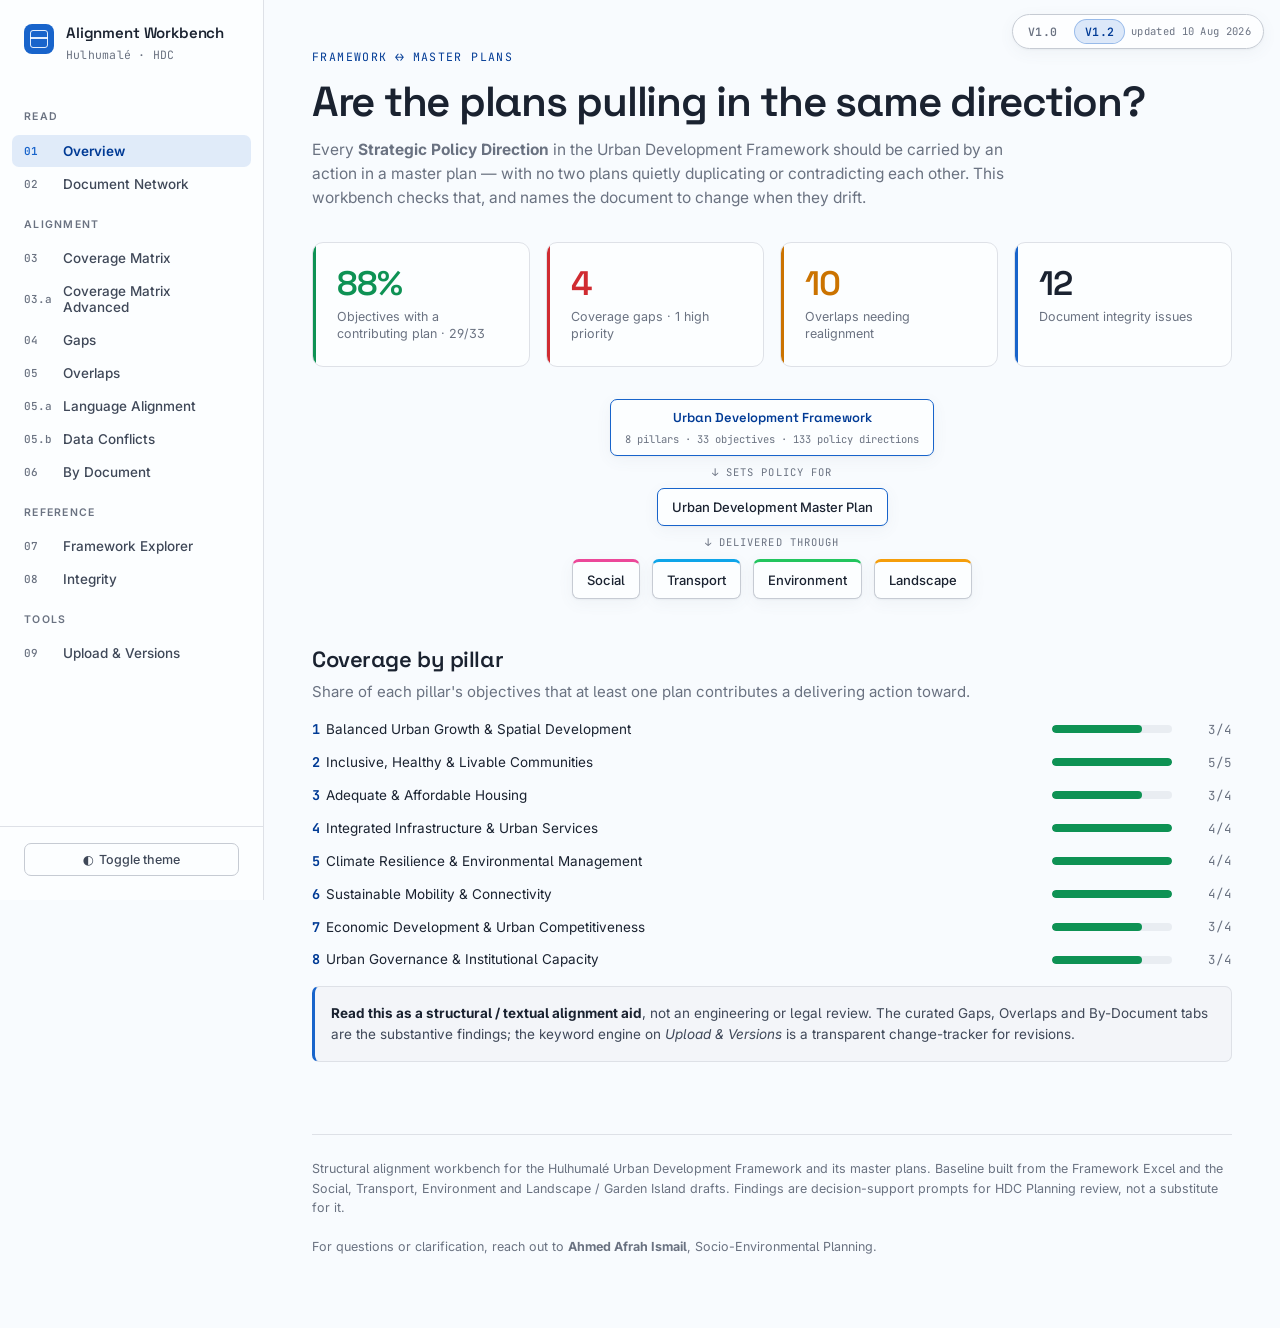
<file: index.html>
<!DOCTYPE html>
<html lang="en">
<head>
<meta charset="utf-8">
<meta name="viewport" content="width=device-width, initial-scale=1">
<title>Hulhumalé Master Plan Alignment</title>
<meta name="description" content="Alignment workbench for the Hulhumalé Urban Development Framework and its master plans — a document mind map, coverage gaps, cross-plan overlaps, per-document fixes, and upload-driven re-analysis.">
<link rel="canonical" href="https://iharfa.github.io/master-plans/">

<!-- Open Graph -->
<meta property="og:type" content="website">
<meta property="og:site_name" content="Hulhumalé Master Plan Alignment">
<meta property="og:title" content="Hulhumalé Master Plan Alignment">
<meta property="og:description" content="Where the Hulhumalé plans overlap, conflict, and leave gaps against the Urban Development Framework — an interactive alignment mind map across 8 pillars, 33 objectives and 133 policy directions.">
<meta property="og:url" content="https://iharfa.github.io/master-plans/">
<meta property="og:image" content="https://iharfa.github.io/master-plans/og.png">
<meta property="og:image:width" content="1200">
<meta property="og:image:height" content="630">
<meta property="og:image:alt" content="Master Plan Alignment — Hulhumalé · HDC. 8 pillars, 33 objectives, 133 directions; versioned gap &amp; overlap analysis (V1.0 / V1.2).">

<!-- Twitter -->
<meta name="twitter:card" content="summary_large_image">
<meta name="twitter:title" content="Hulhumalé Master Plan Alignment">
<meta name="twitter:description" content="An interactive mind map of where the Hulhumalé master plans overlap, conflict, and leave gaps against the Urban Development Framework.">
<meta name="twitter:image" content="https://iharfa.github.io/master-plans/og.png">

<link rel="icon" href="data:image/svg+xml,<svg xmlns='http://www.w3.org/2000/svg' viewBox='0 0 100 100'><rect width='100' height='100' rx='22' fill='%23274ede'/><rect x='28' y='28' width='44' height='44' rx='6' fill='none' stroke='white' stroke-width='6'/><line x1='28' y1='50' x2='72' y2='50' stroke='white' stroke-width='6'/></svg>">
<link rel="stylesheet" href="styles.css">
</head>
<body>
<div class="verswitch" id="verswitch" aria-label="Analysis version"></div>
<div class="app">
  <aside class="rail">
    <div class="brand">
      <div class="mark"></div>
      <div><b>Alignment Workbench</b><span>Hulhumalé · HDC</span></div>
    </div>
    <nav id="nav">
      <div class="grp">Read</div>
      <button class="active" data-v="overview"><span class="n">01</span> Overview</button>
      <button data-v="network"><span class="n">02</span> Document Network</button>
      <div class="grp">Alignment</div>
      <button data-v="matrix"><span class="n">03</span> Coverage Matrix</button>
      <button data-v="matrixadv"><span class="n">03.a</span> Coverage Matrix Advanced</button>
      <button data-v="gaps"><span class="n">04</span> Gaps</button>
      <button data-v="overlaps"><span class="n">05</span> Overlaps</button>
      <button data-v="lang"><span class="n">05.a</span> Language Alignment</button>
      <button data-v="datac"><span class="n">05.b</span> Data Conflicts</button>
      <button data-v="bydoc"><span class="n">06</span> By Document</button>
      <div class="grp">Reference</div>
      <button data-v="explorer"><span class="n">07</span> Framework Explorer</button>
      <button data-v="integrity"><span class="n">08</span> Integrity</button>
      <div class="grp">Tools</div>
      <button data-v="upload"><span class="n">09</span> Upload &amp; Versions</button>
    </nav>
    <div class="railfoot">
      <button class="themebtn" id="themebtn">◐&nbsp; Toggle theme</button>
    </div>
  </aside>

  <main class="main">
    <!-- 01 OVERVIEW -->
    <section class="view active" id="view-overview">
      <div class="pagehead">
        <div class="kicker">Framework ↔ Master Plans</div>
        <h1>Are the plans pulling in the same direction?</h1>
        <p class="sub">Every <b>Strategic Policy Direction</b> in the Urban Development Framework should be carried by an action in a master plan — with no two plans quietly duplicating or contradicting each other. This workbench checks that, and names the document to change when they drift.</p>
      </div>
      <div class="kpis" id="kpis"></div>
      <div class="hiermap" id="hiermap"></div>
      <div class="vhead"><h2>Coverage by pillar</h2><p>Share of each pillar's objectives that at least one plan contributes a delivering action toward.</p></div>
      <div class="bars" id="bars"></div>
      <div class="note"><b>Read this as a structural / textual alignment aid</b>, not an engineering or legal review. The curated Gaps, Overlaps and By-Document tabs are the substantive findings; the keyword engine on <em>Upload &amp; Versions</em> is a transparent change-tracker for revisions.</div>
    </section>

    <!-- 02 MIND MAP -->
    <section class="view" id="view-network">
      <div class="pagehead">
        <div class="kicker">Document Mind Map</div>
        <h1>How the documents link</h1>
        <p class="sub">A collapsible map of the six plans and every place they touch each other: the shared foundation, a domain-by-domain overlap map (grouped by cluster and severity), and cross-cutting recommendations. Click a node to expand it and read the verbatim plan text plus the alignment insight. Start with the red nodes — those are direct duplications or conflicting targets.</p>
      </div>
      <div id="net-stage">
        <div class="mm-toolbar">
          <div class="mm-legend" id="mm-legend">
            <span class="mm-lg" data-status="green"><span class="d" style="background:var(--ok)"></span>Aligned</span>
            <span class="mm-lg" data-status="amber"><span class="d" style="background:var(--med)"></span>Overlap</span>
            <span class="mm-lg" data-status="red"><span class="d" style="background:var(--hi)"></span>Duplication / conflict</span>
            <span class="mm-lg" data-status="blue"><span class="d" style="background:var(--accent)"></span>Recommendation</span>
          </div>
          <div class="mm-spacer"></div>
          <button class="btn ghost sm" id="mm-fit">⊕ Fit</button>
          <button class="btn ghost sm" id="mm-fs">⛶ Full screen</button>
          <button class="btn sm" id="mm-fsclose" hidden>✕ Close full screen</button>
        </div>
        <div class="mm-plankey" id="mm-plankey"></div>
        <div class="mm-wrap">
          <div class="mm-treewrap">
            <svg id="treesvg"></svg>
            <div class="mm-hint">Drag to pan · scroll to zoom · click a node to expand &amp; inspect</div>
          </div>
          <aside class="mm-panel" id="mmpanel"><div id="mmbody"></div></aside>
        </div>
      </div>
    </section>

    <!-- 03 MATRIX -->
    <section class="view" id="view-matrix">
      <div class="pagehead"><div class="kicker">Coverage Matrix</div><h1>Pillars × plans</h1>
        <p class="sub">Which plan owns or contributes to each framework pillar. A pillar with only secondary contributions and no primary owner is a candidate for a gap.</p></div>
      <div id="matrix"></div>
    </section>

    <!-- 03.a MATRIX ADVANCED -->
    <section class="view" id="view-matrixadv">
      <div class="pagehead"><div class="kicker">Coverage Matrix · Advanced</div><h1>Objectives × plans — down to the action level</h1>
        <p class="sub">The coverage matrix broken down to the framework's 33 strategic objectives. Click an objective row to list every action delivering it, colour-coded by source document and carrying that document's own action numbering. Objectives with no delivering action are flagged <span class="gapflag">GAP</span>.</p></div>
      <div id="matrixadv"></div>
    </section>

    <!-- 04 GAPS -->
    <section class="view" id="view-gaps">
      <div class="pagehead"><div class="kicker">Coverage Gaps</div><h1>Policy directions with no delivering action</h1>
        <p class="sub">Each flag gives the recommended fix and whether it should be resolved at the master-plan level.</p></div>
      <div class="cards" id="gaps-cards"></div>
      <div id="gaps-extra"></div>
    </section>

    <!-- 05 OVERLAPS -->
    <section class="view" id="view-overlaps">
      <div class="pagehead"><div class="kicker">Overlaps &amp; Realignment</div><h1>Where plans collide</h1>
        <p class="sub">Two or more plans addressing the same topic. Each card names which documents to change and how to divide ownership.</p></div>
      <div class="cards" id="overlaps-cards"></div>
    </section>

    <!-- 05.a LANGUAGE ALIGNMENT -->
    <section class="view" id="view-lang">
      <div class="pagehead"><div class="kicker">Overlaps · Language</div><h1>Do the plans speak the same language?</h1>
        <p class="sub">Term-by-term comparison across the five documents: what each plan calls the same concept. Green = aligned vocabulary, amber = drift (one concept, several names), red = conflict (same words meaning different things, or contradictory naming). Click a row for the verbatim terms, where they appear, and the recommended standard wording.</p></div>
      <div id="langmatrix"></div>
    </section>

    <!-- 05.b DATA CONFLICTS -->
    <section class="view" id="view-datac">
      <div class="pagehead"><div class="kicker">Overlaps · Cited Data</div><h1>Do the plans cite the same numbers?</h1>
        <p class="sub">Cross-check of the figures the five documents cite — populations, areas, elevations, targets, dates and counts. Green = consistent across documents, amber = needs clarification (single-sourced, ambiguous or superseded), red = mismatch (documents cite different values for the same fact). Click a row for the exact figures, where each appears, and the recommended resolution.</p></div>
      <div id="datacmatrix"></div>
    </section>

    <!-- 06 BY DOCUMENT -->
    <section class="view" id="view-bydoc">
      <div class="pagehead"><div class="kicker">By Document</div><h1>What each document is missing — and what to add where</h1>
        <p class="sub">A per-document worklist: gaps and errors specific to it, concrete additions with the section to edit, and the realignments it shares with its siblings.</p></div>
      <div class="docgrid" id="docgrid"></div>
    </section>

    <!-- 07 EXPLORER -->
    <section class="view" id="view-explorer">
      <div class="pagehead"><div class="kicker">Framework Explorer</div><h1>The framework, pillar by pillar</h1>
        <p class="sub">Every objective with its contributing plans and policy directions. Click a pillar to expand. Objectives with no contributing plan are flagged <span class="gapflag">GAP</span>.</p></div>
      <div id="explorer"></div>
    </section>

    <!-- 08 INTEGRITY -->
    <section class="view" id="view-integrity">
      <div class="pagehead"><div class="kicker">Document Integrity</div><h1>Internal errors to fix</h1>
        <p class="sub">Numbering, typos and missing cross-links found while parsing the sources — quick corrections, independent of the alignment findings.</p></div>
      <div class="cards" id="integrity-cards"></div>
    </section>

    <!-- 09 UPLOAD -->
    <section class="view" id="view-upload">
      <div class="pagehead"><div class="kicker">Tools</div><h1>Upload revised plans &amp; track versions</h1>
        <p class="sub">Drop in updated <code>.md</code> plans. The engine re-checks each gap, diffs against the previous run, and version-tracks the result — all in your browser.</p></div>
      <div class="note"><b>How to read the engine.</b> It scans each plan for the distinctive <em>signal phrases</em> of the 8 tracked gaps. A match means the gap topic now <b>appears in the text</b> — a prompt to confirm it's a real delivering action, not just narrative. The authoritative, action-level judgement stays the curated figures on the other tabs; the engine shows what <b>changed between revisions</b>.</div>
      <div class="upgrid">
        <div>
          <div class="drop" id="drop">
            <div class="big">Drop revised .md plans here</div>
            <p>or click to choose files · filenames are matched to plans automatically</p>
          </div>
          <input type="file" id="fileinput" accept=".md,.markdown,.txt" multiple hidden>
          <div class="filelist" id="filelist"></div>
          <div class="actions">
            <button class="btn" id="run">Run alignment analysis</button>
            <button class="btn ghost" id="export">Export report (JSON)</button>
            <button class="btn ghost" id="clearv">Clear versions</button>
          </div>
          <div id="run-result"></div>
        </div>
        <div>
          <div class="vhead" style="margin-top:0"><h2 style="font-size:16px">Version history</h2></div>
          <div id="versions"></div>
        </div>
      </div>
    </section>

    <footer class="foot">
      Structural alignment workbench for the Hulhumalé Urban Development Framework and its master plans.
      Baseline built from the Framework Excel and the Social, Transport, Environment and Landscape / Garden Island drafts.
      Findings are decision-support prompts for HDC Planning review, not a substitute for it.
      <br><br>
      For questions or clarification, reach out to <b>Ahmed Afrah Ismail</b>, Socio-Environmental Planning.
    </footer>
  </main>
</div>

<script src="d3.min.js"></script>
<script src="data.js"></script>
<script src="engine.js"></script>
<script src="app.js"></script>
</body>
</html>
</file>
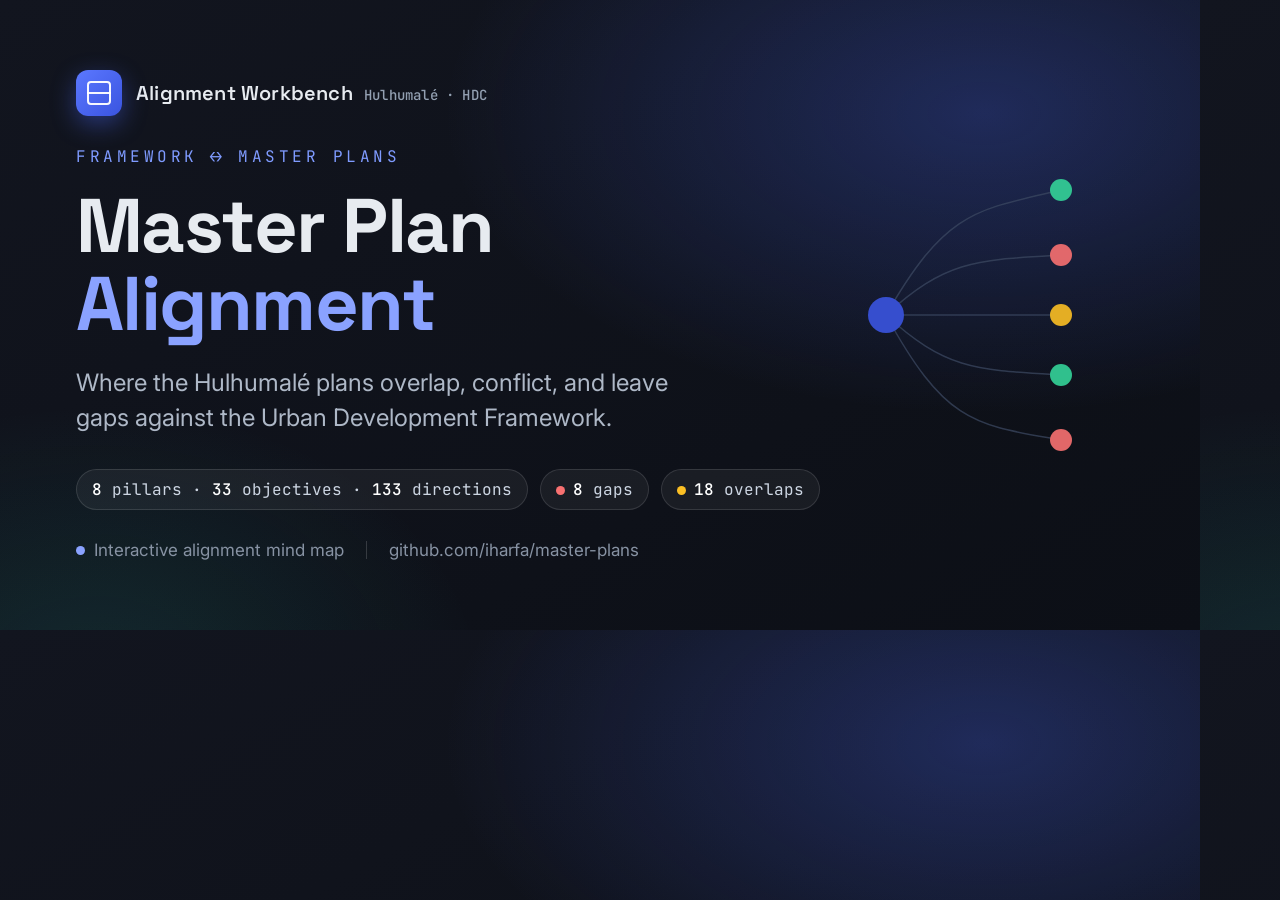
<file: og-card.html>
<!DOCTYPE html>
<!-- Source for og.png — render with:
     chrome --headless=new --screenshot=og.png --window-size=1200,630 --virtual-time-budget=5000 og-card.html -->
<html lang="en">
<head>
<meta charset="utf-8">
<link rel="preconnect" href="https://fonts.googleapis.com">
<link rel="preconnect" href="https://fonts.gstatic.com" crossorigin>
<link href="https://fonts.googleapis.com/css2?family=Space+Grotesk:wght@500;600;700&family=Inter:wght@400;500;600&family=JetBrains+Mono:wght@500&display=swap" rel="stylesheet">
<style>
  *{margin:0;padding:0;box-sizing:border-box}
  html,body{width:1200px;height:630px;overflow:hidden}
  body{
    font-family:'Inter',sans-serif;
    background:
      radial-gradient(900px 500px at 82% 18%, rgba(75,107,255,.28), transparent 60%),
      radial-gradient(700px 500px at 8% 108%, rgba(45,212,191,.12), transparent 55%),
      linear-gradient(150deg,#12151f 0%,#0c0f16 100%);
    color:#e7ebf0; position:relative;
    padding:70px 76px; display:flex; flex-direction:column; justify-content:space-between;
  }
  .top{display:flex;align-items:center;gap:14px}
  .mark{width:46px;height:46px;border-radius:12px;background:linear-gradient(135deg,#5b78ff,#3a54e0);position:relative;flex:none;box-shadow:0 8px 24px rgba(75,107,255,.4)}
  .mark::before{content:"";position:absolute;inset:11px;border:2.2px solid #fff;border-radius:4px;opacity:.95}
  .mark::after{content:"";position:absolute;left:11px;top:22px;width:24px;height:2.2px;background:#fff;opacity:.95}
  .brand{font-family:'Space Grotesk';font-weight:600;font-size:20px;letter-spacing:.01em}
  .brand span{color:#93a0b2;font-family:'JetBrains Mono';font-size:14px;font-weight:500;margin-left:6px}
  .mid{margin:0}
  .eyebrow{font-family:'JetBrains Mono';font-size:16px;letter-spacing:.22em;text-transform:uppercase;color:#7f9bff;margin-bottom:20px}
  h1{font-family:'Space Grotesk';font-weight:700;font-size:76px;line-height:1.02;letter-spacing:-.02em;max-width:16ch}
  h1 b{color:#8aa2ff}
  p.sub{font-size:24px;line-height:1.42;color:#aeb8c7;margin-top:24px;max-width:40ch;font-weight:400}
  .chips{display:flex;gap:12px;margin-top:34px;flex-wrap:wrap}
  .chip{font-family:'JetBrains Mono';font-size:16px;color:#cdd6e3;background:rgba(255,255,255,.05);border:1px solid rgba(255,255,255,.12);padding:9px 15px;border-radius:999px}
  .chip b{color:#fff;font-weight:500}
  .dot{display:inline-block;width:9px;height:9px;border-radius:50%;margin-right:8px;vertical-align:middle}
  .bottom{display:flex;align-items:center;gap:22px;color:#8792a3;font-size:17px}
  .bottom .kv{display:flex;align-items:center;gap:9px}
  .sep{width:1px;height:18px;background:rgba(255,255,255,.16)}
  /* right motif: framework pillars feeding plans */
  .motif{position:absolute;right:74px;top:150px;width:300px;height:330px;opacity:.9}
</style>
</head>
<body>
  <div class="top">
    <div class="mark"></div>
    <div class="brand">Alignment Workbench <span>Hulhumalé · HDC</span></div>
  </div>

  <svg class="motif" viewBox="0 0 300 330" fill="none">
    <g stroke="#3d4a63" stroke-width="1.5" opacity=".8">
      <path d="M60 165 C120 60, 150 60, 235 40"/>
      <path d="M60 165 C120 110, 150 110, 235 105"/>
      <path d="M60 165 C120 165, 150 165, 235 165"/>
      <path d="M60 165 C120 220, 150 220, 235 225"/>
      <path d="M60 165 C120 275, 150 275, 235 290"/>
    </g>
    <circle cx="60" cy="165" r="18" fill="#3a54e0"/>
    <circle cx="235" cy="40" r="11" fill="#34d399"/>
    <circle cx="235" cy="105" r="11" fill="#f87171"/>
    <circle cx="235" cy="165" r="11" fill="#fbbf24"/>
    <circle cx="235" cy="225" r="11" fill="#34d399"/>
    <circle cx="235" cy="290" r="11" fill="#f87171"/>
  </svg>

  <div class="mid">
    <div class="eyebrow">Framework ↔ Master Plans</div>
    <h1>Master&nbsp;Plan <b>Alignment</b></h1>
    <p class="sub">Where the Hulhumalé plans overlap, conflict, and leave gaps against the Urban Development Framework.</p>
    <div class="chips">
      <span class="chip"><b>8</b> pillars · <b>33</b> objectives · <b>133</b> directions</span>
      <span class="chip"><span class="dot" style="background:#f87171"></span><b>8</b> gaps</span>
      <span class="chip"><span class="dot" style="background:#fbbf24"></span><b>18</b> overlaps</span>
    </div>
  </div>

  <div class="bottom">
    <div class="kv"><span class="dot" style="background:#8aa2ff;margin:0"></span> Interactive alignment mind map</div>
    <div class="sep"></div>
    <div class="kv">github.com/iharfa/master-plans</div>
  </div>
</body>
</html>
</file>
<file: styles.css>
/* Hallmark · macrostructure: Workbench · nav: N3 side-rail · footer: Ft minimal
 * genre: modern-minimal · theme: Cobalt · tone: technical/authoritative · anchor hue: cobalt
 * pre-emit critique: P5 H5 E4 S5 R4 V5
 */
@import url('https://fonts.googleapis.com/css2?family=Space+Grotesk:wght@400;500;600;700&family=Inter:wght@400;450;500;600&family=JetBrains+Mono:wght@400;500;600&display=swap');

:root{
  --font-display:'Space Grotesk',ui-sans-serif,system-ui,sans-serif;
  --font-body:'Inter',ui-sans-serif,system-ui,-apple-system,sans-serif;
  --font-mono:'JetBrains Mono',ui-monospace,'SF Mono',Menlo,Consolas,monospace;

  --paper:oklch(98.6% 0.005 255);
  --panel:oklch(99.6% 0.003 255);
  --panel-2:oklch(97% 0.006 258);
  --panel-3:oklch(94.5% 0.008 258);
  --ink:oklch(25% 0.03 262);
  --ink-2:oklch(40% 0.03 262);
  --muted:oklch(55% 0.025 262);
  --line:oklch(91% 0.008 258);
  --line-2:oklch(84% 0.012 258);
  --accent:oklch(52% 0.175 258);
  --accent-2:oklch(45% 0.19 260);
  --accent-ink:oklch(38% 0.16 260);
  --hi:oklch(56% 0.2 25);
  --med:oklch(64% 0.15 62);
  --low:oklch(54% 0.14 245);
  --ok:oklch(58% 0.14 155);
  --on-accent:oklch(99% 0.01 255);

  --s1:4px; --s2:8px; --s3:12px; --s4:16px; --s5:24px; --s6:32px; --s7:48px; --s8:72px;
  --r1:7px; --r2:11px; --r3:16px;
  --ease-out:cubic-bezier(.2,.7,.3,1);
  --ease-in-out:cubic-bezier(.6,0,.3,1);
  --d1:120ms; --d2:220ms;
  --rail:264px;
  --shadow:0 1px 2px oklch(50% 0.03 260/.06), 0 4px 16px oklch(50% 0.03 260/.06);
  --shadow-lg:0 8px 30px oklch(45% 0.05 260/.14);
}
:root[data-theme="dark"],
:root:not([data-theme="light"]){}
@media (prefers-color-scheme:dark){:root:not([data-theme="light"]){
  --paper:oklch(17.5% 0.018 262); --panel:oklch(21.5% 0.022 262); --panel-2:oklch(25% 0.024 262);
  --panel-3:oklch(29% 0.026 262); --ink:oklch(93% 0.012 262); --ink-2:oklch(80% 0.016 262);
  --muted:oklch(65% 0.02 262); --line:oklch(31% 0.02 262); --line-2:oklch(40% 0.022 262);
  --accent:oklch(74% 0.145 252); --accent-2:oklch(82% 0.12 252); --accent-ink:oklch(84% 0.11 252);
  --hi:oklch(70% 0.17 25); --med:oklch(80% 0.13 72); --low:oklch(74% 0.12 245); --ok:oklch(74% 0.14 155);
  --on-accent:oklch(18% 0.03 262);
  --shadow:0 1px 2px oklch(0% 0 0/.4); --shadow-lg:0 10px 34px oklch(0% 0 0/.5);
}}
:root[data-theme="dark"]{
  --paper:oklch(17.5% 0.018 262); --panel:oklch(21.5% 0.022 262); --panel-2:oklch(25% 0.024 262);
  --panel-3:oklch(29% 0.026 262); --ink:oklch(93% 0.012 262); --ink-2:oklch(80% 0.016 262);
  --muted:oklch(65% 0.02 262); --line:oklch(31% 0.02 262); --line-2:oklch(40% 0.022 262);
  --accent:oklch(74% 0.145 252); --accent-2:oklch(82% 0.12 252); --accent-ink:oklch(84% 0.11 252);
  --hi:oklch(70% 0.17 25); --med:oklch(80% 0.13 72); --low:oklch(74% 0.12 245); --ok:oklch(74% 0.14 155);
  --on-accent:oklch(18% 0.03 262);
  --shadow:0 1px 2px oklch(0% 0 0/.4); --shadow-lg:0 10px 34px oklch(0% 0 0/.5);
}

*{box-sizing:border-box}
html,body{overflow-x:clip}
html{-webkit-text-size-adjust:100%}
body{margin:0;background:var(--paper);color:var(--ink);font-family:var(--font-body);
  font-size:15px;line-height:1.55;-webkit-font-smoothing:antialiased;font-feature-settings:"cv05","ss01"}
h1,h2,h3,h4{font-family:var(--font-display);font-weight:600;line-height:1.14;margin:0;letter-spacing:-.02em;font-style:normal;overflow-wrap:anywhere;min-width:0}
a{color:var(--accent);text-decoration:none}
code,.mono{font-family:var(--font-mono)}
button{font-family:inherit}

/* ---------- app shell: rail + main (Workbench) ---------- */
.app{display:grid;grid-template-columns:var(--rail) minmax(0,1fr);min-height:100vh}

/* left rail */
.rail{position:sticky;top:0;height:100vh;border-right:1px solid var(--line);background:var(--panel);
  display:flex;flex-direction:column;padding:var(--s5) 0;overflow-y:auto}
.rail .brand{padding:0 var(--s5) var(--s4);display:flex;gap:var(--s3);align-items:flex-start}
.rail .brand .mark{width:30px;height:30px;border-radius:8px;background:var(--accent);flex:none;position:relative;overflow:hidden}
.rail .brand .mark::before{content:"";position:absolute;inset:6px;border:1.5px solid var(--on-accent);border-radius:3px;opacity:.9}
.rail .brand .mark::after{content:"";position:absolute;left:6px;top:13px;width:18px;height:1.5px;background:var(--on-accent);opacity:.9}
.rail .brand b{font-family:var(--font-display);font-size:15px;font-weight:600;letter-spacing:-.01em;display:block;line-height:1.2}
.rail .brand span{font-size:11.5px;color:var(--muted);font-family:var(--font-mono);letter-spacing:.02em}

.rail nav{display:flex;flex-direction:column;gap:1px;padding:var(--s3) var(--s3) 0;flex:1}
.rail nav .grp{font-size:10.5px;text-transform:uppercase;letter-spacing:.12em;color:var(--muted);
  padding:var(--s4) var(--s3) var(--s2);font-weight:600}
.rail nav button{display:flex;align-items:center;gap:var(--s3);width:100%;text-align:left;border:0;
  background:none;color:var(--ink-2);padding:8px var(--s3);border-radius:var(--r1);cursor:pointer;
  font-size:13.5px;font-weight:500;transition:background var(--d1) var(--ease-out),color var(--d1)}
.rail nav button:hover{background:var(--panel-2);color:var(--ink)}
.rail nav button.active{background:color-mix(in oklch,var(--accent) 12%,transparent);color:var(--accent-ink);font-weight:600}
.rail nav button .n{font-family:var(--font-mono);font-size:11px;color:var(--muted);width:16px;flex:none}
.rail nav button.active .n{color:var(--accent)}
.rail .railfoot{padding:var(--s4) var(--s5) 0;border-top:1px solid var(--line);margin-top:var(--s4)}
.themebtn{width:100%;border:1px solid var(--line-2);background:var(--panel);color:var(--ink-2);border-radius:var(--r1);
  padding:8px;cursor:pointer;font-size:12.5px;font-weight:500;display:flex;gap:var(--s2);align-items:center;justify-content:center}
.themebtn:hover{border-color:var(--accent);color:var(--accent-ink)}

/* main */
.main{min-width:0;padding:var(--s7) var(--s7) var(--s8);max-width:1180px}
@media(max-width:1180px){.main{padding:var(--s6) var(--s5) var(--s8)}}

/* page head */
.pagehead{margin-bottom:var(--s6)}
.pagehead .kicker{font-family:var(--font-mono);font-size:11.5px;letter-spacing:.12em;text-transform:uppercase;color:var(--accent-ink);margin-bottom:var(--s3)}
.pagehead h1{font-size:clamp(28px,4.4vw,42px);letter-spacing:-.03em}
.pagehead .sub{color:var(--muted);max-width:70ch;margin-top:var(--s3);font-size:15.5px}

/* sections */
section.view{display:none}
section.view.active{display:block;animation:fade var(--d2) var(--ease-out)}
/* opacity-only: a lingering transform here would make the full-screen stage's
   position:fixed resolve against the view instead of the viewport */
@keyframes fade{from{opacity:0}to{opacity:1}}
.vhead{margin:var(--s7) 0 var(--s4)}
.vhead:first-child{margin-top:0}
.vhead h2{font-size:22px}
.vhead p{color:var(--muted);max-width:76ch;margin:var(--s2) 0 0}

/* ---------- KPI band ---------- */
.kpis{display:grid;grid-template-columns:repeat(4,minmax(0,1fr));gap:var(--s4);margin-bottom:var(--s6)}
.kpi{background:var(--panel);border:1px solid var(--line);border-radius:var(--r2);padding:var(--s5);position:relative;overflow:hidden}
.kpi::after{content:"";position:absolute;left:0;top:0;bottom:0;width:3px;background:var(--accent)}
.kpi.hi::after{background:var(--hi)} .kpi.med::after{background:var(--med)} .kpi.ok::after{background:var(--ok)}
.kpi .n{font-family:var(--font-display);font-size:34px;font-weight:600;letter-spacing:-.03em;line-height:1}
.kpi.hi .n{color:var(--hi)} .kpi.med .n{color:var(--med)} .kpi.ok .n{color:var(--ok)}
.kpi .l{color:var(--muted);font-size:12.5px;margin-top:var(--s2);line-height:1.35}

/* ---------- generic cards ---------- */
.cards{display:grid;grid-template-columns:repeat(2,minmax(0,1fr));gap:var(--s4)}
.card{background:var(--panel);border:1px solid var(--line);border-radius:var(--r2);padding:var(--s5);
  box-shadow:var(--shadow);transition:border-color var(--d1),transform var(--d1) var(--ease-out)}
.card:hover{border-color:var(--line-2)}
.card.flag{border-left:3px solid var(--muted)}
.card.flag.hi{border-left-color:var(--hi)} .card.flag.med{border-left-color:var(--med)} .card.flag.low{border-left-color:var(--low)}
.card h3{font-size:15.5px;line-height:1.3;font-weight:600;letter-spacing:-.01em}
.card .meta{display:flex;gap:6px;flex-wrap:wrap;margin:var(--s3) 0}
.card p{margin:var(--s3) 0 0;font-size:14px;color:var(--ink-2)}
.fix{margin-top:var(--s4);background:color-mix(in oklch,var(--accent) 7%,transparent);
  border:1px solid color-mix(in oklch,var(--accent) 22%,transparent);border-radius:var(--r1);padding:var(--s3) var(--s4);font-size:13.5px;color:var(--ink)}
.fix b{color:var(--accent-ink)}

/* pills */
.pill{font-family:var(--font-mono);font-size:11px;font-weight:500;padding:3px 8px;border-radius:999px;letter-spacing:.02em;white-space:nowrap;display:inline-flex;align-items:center;gap:5px}
.pill.sev-high{background:color-mix(in oklch,var(--hi) 14%,transparent);color:var(--hi)}
.pill.sev-med{background:color-mix(in oklch,var(--med) 16%,transparent);color:var(--med)}
.pill.sev-low{background:color-mix(in oklch,var(--low) 15%,transparent);color:var(--low)}
.pill.doc{background:var(--panel-2);color:var(--ink-2);border:1px solid var(--line-2)}
.pill.spd{background:color-mix(in oklch,var(--accent) 12%,transparent);color:var(--accent-ink)}
.pill.dot::before{content:"";width:7px;height:7px;border-radius:50%;background:currentColor}

/* ---------- matrix ---------- */
.matrix-wrap{overflow-x:auto;border:1px solid var(--line);border-radius:var(--r2);background:var(--panel);box-shadow:var(--shadow)}
table.matrix{border-collapse:collapse;width:100%;min-width:760px;font-size:13.5px}
table.matrix th,table.matrix td{border-bottom:1px solid var(--line);padding:var(--s4)}
table.matrix thead th{position:sticky;top:0;background:var(--panel-2);font-family:var(--font-mono);
  font-size:11px;color:var(--muted);text-transform:uppercase;letter-spacing:.06em;font-weight:500;text-align:center}
table.matrix thead th.pillar{text-align:left}
table.matrix tbody tr:last-child td,table.matrix tbody tr:last-child th{border-bottom:0}
table.matrix tbody tr:hover td,table.matrix tbody tr:hover th{background:var(--panel-2)}
th.pillar{font-family:var(--font-body);font-weight:600;color:var(--ink);max-width:300px;text-align:left}
th.pillar .pn{font-family:var(--font-mono);color:var(--accent-ink);margin-right:6px}
th.pillar .mini{font-weight:400;color:var(--muted);font-size:12px;margin-top:2px}
td.cell{text-align:center}
.cov{display:inline-grid;place-items:center;width:30px;height:30px;border-radius:8px;font-size:13px}
.cov.p{background:color-mix(in oklch,var(--accent) 18%,transparent);color:var(--accent-ink)}
.cov.s{background:color-mix(in oklch,var(--low) 16%,transparent);color:var(--low)}
.cov.none{color:var(--line-2)}
.cpct{font-family:var(--font-mono);font-size:12.5px;color:var(--muted)}
.legend{display:flex;gap:var(--s5);flex-wrap:wrap;margin-top:var(--s4);font-size:12.5px;color:var(--muted)}
.legend span{display:inline-flex;align-items:center;gap:7px}
.sw{width:22px;height:22px;border-radius:6px;display:grid;place-items:center;font-size:11px}

/* ---------- coverage bars ---------- */
.bars{display:flex;flex-direction:column;gap:var(--s3)}
.bar{display:grid;grid-template-columns:minmax(0,1fr) 120px 44px;gap:var(--s4);align-items:center;font-size:13.5px}
.bar .lbl{overflow:hidden;text-overflow:ellipsis;white-space:nowrap}
.bar .lbl b{font-family:var(--font-mono);color:var(--accent-ink);margin-right:6px}
.bar .track{background:var(--panel-3);border-radius:999px;height:8px;overflow:hidden}
.bar .fill{height:100%;border-radius:999px;transition:width var(--d2) var(--ease-out)}
.bar .pc{font-family:var(--font-mono);text-align:right;color:var(--muted);font-size:12.5px}
@media(max-width:640px){.bar{grid-template-columns:minmax(0,1fr) 70px 38px}}

/* ---------- framework explorer ---------- */
.pblock{border:1px solid var(--line);border-radius:var(--r2);background:var(--panel);margin-bottom:var(--s3);overflow:hidden}
.phead{display:flex;align-items:center;gap:var(--s4);padding:var(--s4) var(--s5);cursor:pointer;user-select:none}
.phead:hover{background:var(--panel-2)}
.phead .idx{font-family:var(--font-mono);font-weight:600;color:var(--on-accent);background:var(--accent);
  width:28px;height:28px;border-radius:8px;display:grid;place-items:center;font-size:13px;flex:none}
.phead .t{flex:1;font-family:var(--font-display);font-weight:600;font-size:15.5px}
.phead .t .mini{font-family:var(--font-body);font-weight:400;color:var(--muted);font-size:12.5px;margin-top:1px;letter-spacing:0}
.phead .cnt{font-family:var(--font-mono);font-size:11.5px;color:var(--muted);flex:none}
.phead .chev{color:var(--muted);transition:transform var(--d2) var(--ease-out)}
.pblock.open .phead .chev{transform:rotate(90deg)}
.pbody{display:none;padding:0 var(--s5) var(--s4);border-top:1px solid var(--line)}
.pblock.open .pbody{display:block}
.obj{padding:var(--s4) 0;border-bottom:1px dashed var(--line)}
.obj:last-child{border-bottom:0}
.obj .oh{display:flex;gap:var(--s3);align-items:baseline}
.obj .oid{font-family:var(--font-mono);font-size:12.5px;color:var(--accent-ink);font-weight:600;flex:none}
.obj .ot{font-weight:600;font-size:14.5px}
.contribs{margin:var(--s3) 0 var(--s2);display:flex;gap:6px;flex-wrap:wrap;align-items:center}
.contribs .lbl{font-size:12px;color:var(--muted)}
.gapflag{color:var(--hi);font-weight:600;font-size:11px;border:1px solid var(--hi);border-radius:6px;padding:2px 8px;font-family:var(--font-mono)}
.spds{margin:var(--s3) 0 0;padding:0;list-style:none;display:flex;flex-direction:column;gap:6px}
.spds li{display:flex;gap:var(--s3);font-size:13.5px;color:var(--muted)}
.spds li code{color:var(--accent-ink);font-size:11.5px;flex:none;padding-top:1px}

/* ---------- network diagram ---------- */
.net-wrap{display:grid;grid-template-columns:minmax(0,1fr) 300px;gap:var(--s5)}
@media(max-width:900px){.net-wrap{grid-template-columns:1fr}}
.net-toolbar{display:flex;gap:var(--s3);align-items:center;flex-wrap:wrap;margin-bottom:var(--s4)}
.btn.sm{padding:6px 11px;font-size:12.5px}
.net-canvas{border:1px solid var(--line);border-radius:var(--r2);background:
  radial-gradient(circle at 1px 1px, var(--line) 1px, transparent 0) 0 0/24px 24px, var(--panel);box-shadow:var(--shadow);overflow:hidden;
  height:min(66vh,620px)}
.net-canvas svg{display:block;width:100%;height:100%;touch-action:manipulation}
.dotk{width:12px;height:12px;border-radius:50%;display:inline-block;flex:none}
.dotk.sm{width:9px;height:9px} .dotk.xs{width:6px;height:6px}
.pillarchips{display:flex;flex-wrap:wrap;gap:6px;margin-bottom:var(--s4)}
.pillarchips .pc-chip{font-family:var(--font-mono);font-size:11px;border:1px solid var(--line-2);background:var(--panel);
  color:var(--ink-2);border-radius:999px;padding:3px 9px;cursor:pointer;transition:all var(--d1) var(--ease-out)}
.pillarchips .pc-chip:hover{border-color:var(--accent);color:var(--accent-ink)}
.pillarchips .pc-chip.on{background:var(--accent);color:var(--on-accent);border-color:var(--accent)}

/* full-screen stage */
#net-stage.fs{position:fixed;inset:0;z-index:300;background:var(--paper);padding:var(--s4);
  display:flex;flex-direction:column;gap:var(--s3);margin:0}
#net-stage.fs .net-toolbar{margin:0}
#net-stage.fs .net-wrap{flex:1;min-height:0;grid-template-columns:minmax(0,1fr) 340px;gap:var(--s4)}
#net-stage.fs .net-canvas{height:100%}
#net-stage.fs .net-side{overflow:auto;max-height:100%}
@media(max-width:900px){#net-stage.fs .net-wrap{grid-template-columns:1fr;grid-template-rows:1fr auto}
  #net-stage.fs .net-side{max-height:38vh}}
.net-node{cursor:pointer}
.net-node .box{transition:filter var(--d1),opacity var(--d1)}
.net-node text{font-family:var(--font-display);pointer-events:none}
.net-node.dim{opacity:.28}
.net-edge{transition:opacity var(--d1),stroke-width var(--d1)}
.net-edge.dim{opacity:.08}
.net-side h3{font-size:15px;margin-bottom:var(--s2)}
.net-side .np{color:var(--muted);font-size:13.5px}
.net-legend{display:flex;flex-direction:column;gap:var(--s3);margin-top:var(--s5);font-size:12.5px}
.net-legend .row{display:flex;gap:var(--s3);align-items:center;color:var(--ink-2)}
.net-legend .ln{width:34px;height:0;border-top-width:2px;border-top-style:solid;flex:none}
.linkitem{border:1px solid var(--line);border-radius:var(--r1);padding:var(--s3) var(--s4);margin-top:var(--s3);font-size:13px;background:var(--panel)}
.linkitem b{font-family:var(--font-mono);font-size:11.5px}

/* ---------- by document ---------- */
.docgrid{display:grid;grid-template-columns:repeat(2,minmax(0,1fr));gap:var(--s5)}
@media(max-width:900px){.docgrid{grid-template-columns:1fr}}
.docpanel{border:1px solid var(--line);border-radius:var(--r2);background:var(--panel);overflow:hidden;box-shadow:var(--shadow)}
.docpanel .dh{padding:var(--s5);border-bottom:1px solid var(--line);border-top:4px solid var(--dc,var(--accent))}
.docpanel .dh .tier{font-family:var(--font-mono);font-size:10.5px;letter-spacing:.1em;text-transform:uppercase;color:var(--muted)}
.docpanel .dh h3{font-size:17px;margin:var(--s2) 0 var(--s2)}
.docpanel .dh .role{color:var(--muted);font-size:13px}
.docpanel .dh .owns{margin-top:var(--s3);display:flex;gap:5px;flex-wrap:wrap}
.docpanel .db{padding:var(--s4) var(--s5) var(--s5)}
.dsec{margin-top:var(--s4)}
.dsec:first-child{margin-top:0}
.dsec .st{font-family:var(--font-mono);font-size:11px;letter-spacing:.08em;text-transform:uppercase;color:var(--muted);
  display:flex;align-items:center;gap:var(--s2);margin-bottom:var(--s3)}
.dsec .st .c{margin-left:auto;background:var(--panel-2);border-radius:999px;padding:1px 8px;font-size:10.5px}
.dlist{list-style:none;margin:0;padding:0;display:flex;flex-direction:column;gap:var(--s3)}
.dlist li{font-size:13.5px;color:var(--ink-2);display:flex;gap:var(--s3);line-height:1.45}
.dlist li .tick{flex:none;width:16px;height:16px;border-radius:5px;display:grid;place-items:center;font-size:10px;margin-top:2px;font-family:var(--font-mono)}
.tick.miss{background:color-mix(in oklch,var(--hi) 16%,transparent);color:var(--hi)}
.tick.add{background:color-mix(in oklch,var(--ok) 16%,transparent);color:var(--ok)}
.tick.re{background:color-mix(in oklch,var(--low) 16%,transparent);color:var(--low)}
.dlist li .where{display:block;font-family:var(--font-mono);font-size:11px;color:var(--muted);margin-top:2px}
.dlist li .with{display:inline-flex;gap:4px;flex-wrap:wrap;margin-right:6px}

/* ---------- upload / versions ---------- */
.upgrid{display:grid;grid-template-columns:minmax(0,1.15fr) minmax(0,1fr);gap:var(--s6)}
@media(max-width:900px){.upgrid{grid-template-columns:1fr}}
.drop{border:1.5px dashed var(--line-2);border-radius:var(--r2);padding:var(--s7) var(--s5);text-align:center;
  background:var(--panel);cursor:pointer;transition:border-color var(--d1),background var(--d1)}
.drop:hover{border-color:var(--accent)}
.drop.drag{border-color:var(--accent);background:color-mix(in oklch,var(--accent) 6%,transparent)}
.drop .big{font-family:var(--font-display);font-size:16px;font-weight:600;color:var(--ink)}
.drop p{margin:var(--s2) 0 0;color:var(--muted);font-size:13px}
.actions{display:flex;gap:var(--s3);flex-wrap:wrap;margin-top:var(--s4)}
.btn{background:var(--accent);color:var(--on-accent);border:1px solid var(--accent);border-radius:var(--r1);
  padding:10px 16px;font-weight:600;cursor:pointer;font-size:13.5px;transition:background var(--d1),transform var(--d1) var(--ease-out)}
.btn:hover{background:var(--accent-2)} .btn:active{transform:translateY(1px)}
.btn:focus-visible{outline:2px solid var(--accent);outline-offset:2px}
.btn.ghost{background:transparent;color:var(--ink);border-color:var(--line-2)}
.btn.ghost:hover{border-color:var(--accent);color:var(--accent-ink)}
.filelist{margin:var(--s4) 0;display:flex;flex-direction:column;gap:6px}
.filelist .f{display:flex;justify-content:space-between;gap:var(--s3);padding:8px var(--s3);border:1px solid var(--line);
  border-radius:var(--r1);font-size:13px;background:var(--panel);align-items:center}
.filelist .f .to{color:var(--muted);font-family:var(--font-mono);font-size:11.5px}
.note{background:var(--panel-2);border:1px solid var(--line);border-left:3px solid var(--accent);
  border-radius:var(--r1);padding:var(--s4);font-size:13.5px;color:var(--ink-2);margin:var(--s4) 0}
.note b{color:var(--ink)}
.version{border:1px solid var(--line);border-radius:var(--r2);padding:var(--s4);margin-bottom:var(--s3);background:var(--panel);box-shadow:var(--shadow)}
.version .vh{display:flex;justify-content:space-between;align-items:baseline;gap:var(--s3)}
.version .vh b{font-family:var(--font-display);font-size:14px}
.version .vh time{font-family:var(--font-mono);font-size:11px;color:var(--muted)}
.version .vm{font-size:12.5px;color:var(--muted);margin-top:4px}
.version .delta{font-size:12.5px;margin-top:var(--s3);display:flex;gap:var(--s4);flex-wrap:wrap;align-items:center}
.delta .up{color:var(--ok);font-weight:500} .delta .down{color:var(--hi);font-weight:500}
.mini{font-size:12.5px;color:var(--muted)}
.hierbadges{display:flex;gap:var(--s2);flex-wrap:wrap;margin-top:var(--s4)}

/* hierarchy mini map on overview */
.hiermap{display:flex;flex-direction:column;gap:var(--s2);margin:var(--s5) 0 var(--s6)}
.hiermap .row{display:flex;gap:var(--s3);justify-content:center;flex-wrap:wrap}
.hnode{border:1px solid var(--line-2);background:var(--panel);border-radius:var(--r1);padding:8px 14px;font-size:13px;font-weight:500;box-shadow:var(--shadow);text-align:center}
.hnode.fw{border-color:var(--accent);border-width:1.5px;color:var(--accent-ink);font-family:var(--font-display);font-weight:600}
.hnode.fw small{display:block;font-family:var(--font-mono);font-weight:400;color:var(--muted);font-size:10.5px;margin-top:2px}
.hnode.sector{border-top:3px solid var(--dc,var(--line))}
.hiermap .conn{text-align:center;font-family:var(--font-mono);font-size:10.5px;letter-spacing:.1em;text-transform:uppercase;color:var(--muted)}

footer.foot{margin-top:var(--s8);padding-top:var(--s5);border-top:1px solid var(--line);color:var(--muted);font-size:12.5px;line-height:1.55}

/* ---------- mobile: rail -> topbar ---------- */
@media(max-width:820px){
  .app{grid-template-columns:1fr}
  .rail{position:static;height:auto;flex-direction:column;border-right:0;border-bottom:1px solid var(--line);padding:var(--s4) 0}
  .rail .brand{padding:0 var(--s5) var(--s3)}
  .rail nav{flex-direction:row;overflow-x:auto;gap:var(--s2);padding:0 var(--s4) var(--s2);scrollbar-width:thin}
  .rail nav .grp{display:none}
  .rail nav button{white-space:nowrap;width:auto}
  .rail nav button .n{display:none}
  .rail .railfoot{border-top:0;margin:0;padding:var(--s2) var(--s5) 0}
  .themebtn{width:auto}
  .main{padding:var(--s5) var(--s4) var(--s7)}
  .kpis{grid-template-columns:repeat(2,minmax(0,1fr))}
  .cards{grid-template-columns:1fr}
}
@media(max-width:480px){.kpis{grid-template-columns:1fr}}

/* ============ mind map (D3 collapsible tree) ============ */
.mm-toolbar{display:flex;align-items:center;gap:var(--s3);flex-wrap:wrap;margin-bottom:var(--s3)}
.mm-legend{display:flex;gap:var(--s2);flex-wrap:wrap}
.mm-lg{display:inline-flex;align-items:center;gap:6px;font-size:11.5px;color:var(--muted);cursor:pointer;padding:3px 9px;border-radius:999px;border:1px solid transparent;user-select:none}
.mm-lg .d{width:9px;height:9px;border-radius:50%}
.mm-lg:hover{color:var(--ink)}
.mm-lg.active{border-color:var(--line-2);background:var(--panel-2);color:var(--ink)}
.mm-spacer{flex:1}
.mm-plankey{display:flex;gap:5px;flex-wrap:wrap;margin-bottom:var(--s4)}
.mm-pk{font-family:var(--font-mono);font-size:10px;padding:2px 7px;border-radius:5px;color:#fff;white-space:nowrap}
.mm-wrap{display:grid;grid-template-columns:minmax(0,1fr) 400px;border:1px solid var(--line);border-radius:var(--r2);overflow:hidden;box-shadow:var(--shadow);height:min(68vh,660px)}
.mm-treewrap{position:relative;min-width:0;background:radial-gradient(circle at 1px 1px,var(--line) 1px,transparent 0) 0 0/24px 24px,var(--panel)}
#treesvg{width:100%;height:100%;cursor:grab;display:block}
#treesvg:active{cursor:grabbing}
.mm-hint{position:absolute;bottom:10px;left:12px;font-size:11px;color:var(--muted);background:color-mix(in oklch,var(--panel) 85%,transparent);padding:4px 10px;border-radius:6px;pointer-events:none}
.mm-panel{border-left:1px solid var(--line);background:var(--panel);overflow-y:auto;padding:var(--s5) var(--s5) var(--s7)}

.node-chip rect.bg{fill:var(--panel);stroke:var(--line-2);stroke-width:1.2}
.node-chip.selected rect.bg{stroke:var(--accent);stroke-width:2}
.node-chip circle.pb{stroke:rgba(0,0,0,.12);stroke-width:.6}
.node-chip text.nlabel{font:600 12px var(--font-body);fill:var(--ink)}
.node-chip text.badge{font:700 8.5px var(--font-mono);fill:#fff}
.node-chip text.caret{font:700 12px var(--font-body);fill:var(--muted)}
.node-chip text.warn{font:700 8px var(--font-mono);fill:#fff}
.node-chip rect.warnbg{fill:var(--hi)}
.link{fill:none;stroke:var(--line-2);stroke-width:1.3px}
.dimmed{opacity:.16;transition:opacity var(--d2)}

.mm-eyebrow{font-family:var(--font-mono);font-size:10px;letter-spacing:.12em;text-transform:uppercase;color:var(--muted);display:flex;align-items:center;gap:8px;margin-bottom:8px}
.mm-eyebrow .d{width:10px;height:10px;border-radius:50%}
#mmbody h2{font-size:19px;line-height:1.25;margin-bottom:8px}
.mm-panelwarn{display:inline-flex;align-items:center;gap:6px;background:var(--hi);color:#fff;font-family:var(--font-mono);font-size:10.5px;font-weight:700;letter-spacing:.06em;padding:5px 10px;border-radius:6px;margin-bottom:12px}
.mm-plansin{display:flex;gap:5px;flex-wrap:wrap;margin:8px 0 14px}
.mm-summary{font-size:14px;line-height:1.55;color:var(--ink-2);margin-bottom:16px}
.mm-seclabel{font-family:var(--font-mono);font-size:10px;letter-spacing:.12em;text-transform:uppercase;color:var(--muted);margin:18px 0 10px;padding-bottom:5px;border-bottom:1px solid var(--line)}
.qblock{margin-bottom:12px;padding:10px 14px;border-left:3px solid var(--line);background:var(--panel-2);border-radius:0 8px 8px 0}
.qmeta{font-family:var(--font-mono);font-size:10px;color:var(--muted);margin-bottom:5px;display:flex;gap:6px;align-items:center;flex-wrap:wrap}
.qtext{font-size:13px;line-height:1.6;color:var(--ink);font-style:italic}
.qtext::before{content:"\201C"}.qtext::after{content:"\201D"}
.mm-insight{border:1.5px solid var(--accent);background:color-mix(in oklch,var(--accent) 7%,transparent);border-radius:10px;padding:14px 16px;margin-top:6px}
.mm-insight .il{font-family:var(--font-mono);font-size:10px;letter-spacing:.1em;color:var(--accent-ink);text-transform:uppercase;margin-bottom:6px;font-weight:700}
.mm-insight p{font-size:13.5px;line-height:1.55;color:var(--ink)}
#mmbody .empty{color:var(--muted);font-size:13.5px;line-height:1.6;margin-top:16px}

/* mind map full screen (reuses #net-stage.fs) */
#net-stage.fs .mm-toolbar,#net-stage.fs .mm-plankey{margin:0}
#net-stage.fs .mm-wrap{flex:1;min-height:0;height:auto}
@media(max-width:900px){
  .mm-wrap{grid-template-columns:1fr;height:auto}
  .mm-treewrap{height:50vh}
  .mm-panel{border-left:0;border-top:1px solid var(--line);max-height:46vh}
  #net-stage.fs .mm-wrap{grid-template-rows:1fr auto}
}
@media (prefers-reduced-motion:reduce){*{animation-duration:.01ms!important;transition-duration:.01ms!important}}

/* ---- curated-data version switch (fixed, top-right) ---- */
.verswitch{position:fixed;top:14px;right:16px;z-index:60;display:flex;align-items:center;gap:6px;
  background:color-mix(in oklch,var(--panel) 88%,transparent);backdrop-filter:blur(8px);
  border:1px solid var(--line-2);border-radius:999px;padding:4px 12px 4px 4px;box-shadow:var(--shadow)}
.verswitch .vbtn{font-family:var(--font-mono);font-size:11.5px;font-weight:600;letter-spacing:.02em;
  border:1px solid transparent;background:transparent;color:var(--muted);border-radius:999px;
  padding:4px 10px;cursor:pointer}
.verswitch .vbtn:hover{color:var(--accent-ink)}
.verswitch .vbtn.active{background:color-mix(in oklch,var(--accent) 14%,transparent);
  color:var(--accent-ink);border-color:color-mix(in oklch,var(--accent) 35%,transparent)}
.verswitch .vdate{font-family:var(--font-mono);font-size:10.5px;color:var(--muted);letter-spacing:.03em;white-space:nowrap}
body:has(#net-stage.fs) .verswitch{display:none}
@media(max-width:900px){.verswitch{top:8px;right:8px}.verswitch .vdate{display:none}}

/* ---- matrix: expandable per-pillar action lists ---- */
#matrix tr.prow{cursor:pointer}
#matrix tr.prow .xchev{display:inline-block;font-size:11px;color:var(--muted);margin-right:6px;transition:transform .18s ease}
#matrix tr.prow.open .xchev{transform:rotate(90deg);color:var(--accent)}
#matrix tr.xrow>td{background:var(--panel-2);padding:var(--s4) var(--s5)}
#matrix tr.xrow .xcap{font-size:12.5px;color:var(--ink-2);margin-bottom:var(--s4)}
#matrix tr.xrow .xcap code{font-family:var(--font-mono);font-size:11px;color:var(--accent-ink)}
.xgroups{display:grid;gap:var(--s4)}
.agrp{border-left:3px solid var(--dc);background:var(--panel);border:1px solid var(--line);border-left:3px solid var(--dc);border-radius:var(--r1);padding:var(--s3) var(--s4)}
.agrp .agh{display:flex;align-items:center;gap:8px;margin-bottom:var(--s2);flex-wrap:wrap}
.agrp .agh b{font-family:var(--font-display);font-size:13px;color:var(--dc)}
.agrp .agh .dotp{width:9px;height:9px;border-radius:50%;background:var(--dc);flex:none}
.agrp .alist{list-style:none;margin:0;padding:0;display:grid;gap:4px}
.agrp .alist li{display:flex;gap:9px;align-items:baseline;font-size:13px;line-height:1.45;color:var(--ink)}
.agrp .alist li code{font-family:var(--font-mono);font-size:10.5px;font-weight:600;color:var(--dc);
  background:color-mix(in srgb,var(--dc) 12%,transparent);border-radius:5px;padding:1px 6px;white-space:nowrap;flex:none}
@media(min-width:1100px){.xgroups{grid-template-columns:1fr 1fr}}

/* ---- coverage matrix advanced (objective level) ---- */
.rail nav button .n{width:27px}
table.matrix.madv tr.phrow>td{background:var(--panel-3);font-family:var(--font-display);font-weight:600;font-size:13.5px;color:var(--ink);padding:var(--s3) var(--s4);border-bottom:1px solid var(--line-2)}
table.matrix.madv tr.phrow .pn{font-family:var(--font-mono);color:var(--accent-ink);margin-right:8px;font-size:11.5px}
table.matrix.madv tr.phrow .mini{font-family:var(--font-body);font-weight:400;color:var(--muted);font-size:12px}
table.matrix.madv th.pillar{max-width:340px}
.acnt{display:inline-flex;min-width:20px;justify-content:center;font-family:var(--font-mono);font-size:11.5px;font-weight:700;color:var(--dc);background:color-mix(in srgb,var(--dc) 14%,transparent);border-radius:999px;padding:2px 7px}

/* ---- language alignment (05.a) ---- */
table.matrix.langm th.pillar{max-width:230px;min-width:170px}
table.matrix.langm td.cell{text-align:left}
.lterm{display:inline-block;font-family:var(--font-mono);font-size:10.5px;font-weight:600;line-height:1.35;color:var(--dc);
  background:color-mix(in srgb,var(--dc) 11%,transparent);border:1px solid color-mix(in srgb,var(--dc) 28%,transparent);
  border-radius:7px;padding:3px 8px;max-width:150px;white-space:normal;overflow-wrap:anywhere}
table.matrix.langm .xrow .alist li{font-size:12.5px}
</file>
